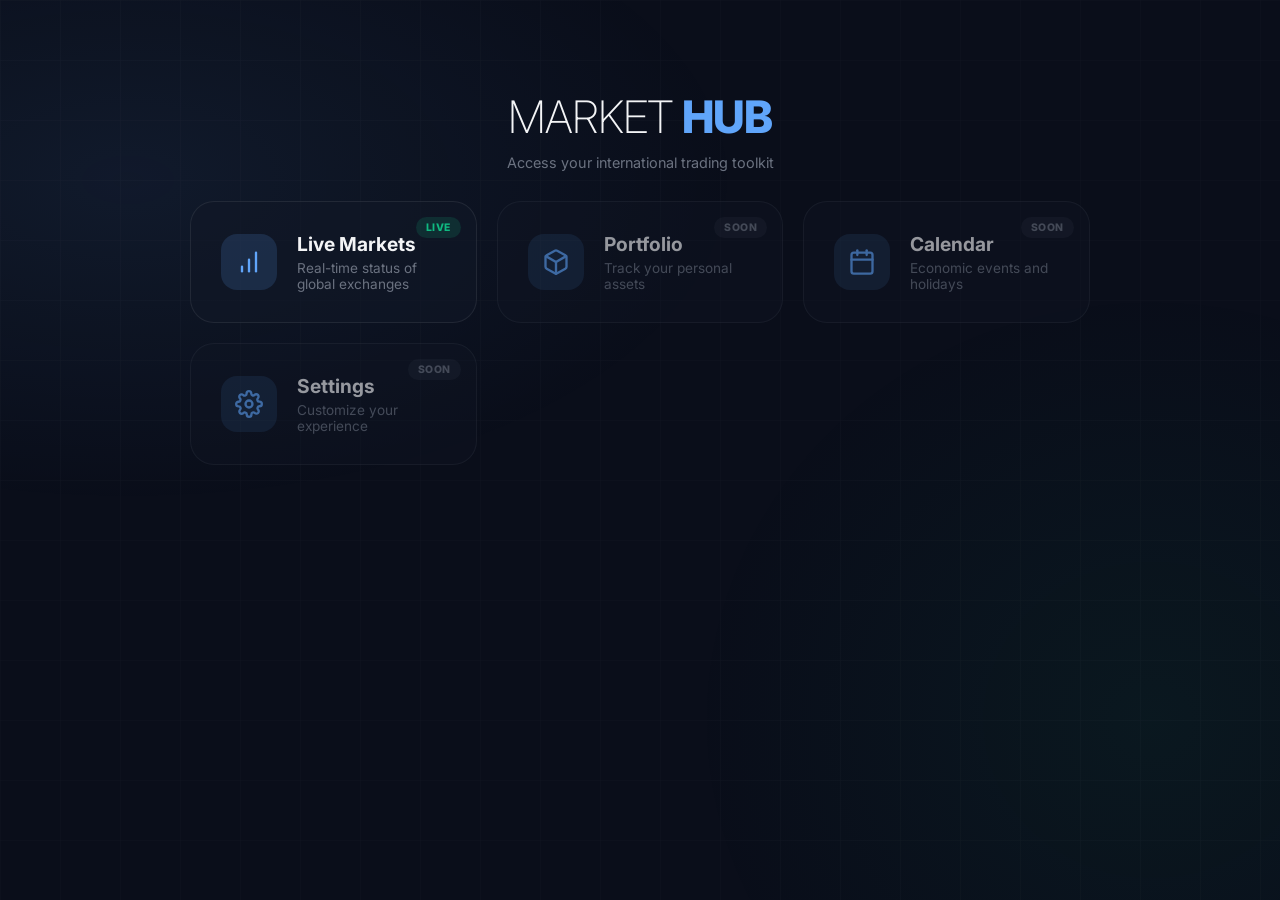
<file: index.html>
<!DOCTYPE html>
<html lang="en">

<head>
  <meta charset="UTF-8">
  <meta name="viewport" content="width=device-width, initial-scale=1.0, maximum-scale=1.0, user-scalable=no">
  <meta name="description" content="Market Hub - Access all trading tools">
  <title>Market Hub - Global Tracker</title>
  <link rel="preconnect" href="https://fonts.googleapis.com">
  <link rel="preconnect" href="https://fonts.gstatic.com" crossorigin>
  <link href="https://fonts.googleapis.com/css2?family=Inter:wght@200;400;600;800&display=swap" rel="stylesheet">
  <script src="https://telegram.org/js/telegram-web-app.js"></script>
  <link rel="stylesheet" href="css/styles.css">
</head>

<body class="menu-page">
  <header class="header">
    <h1>MARKET <span>HUB</span></h1>
    <div class="subtitle">Access your international trading toolkit</div>
    <div class="header-controls">
    </div>
  </header>

  <nav class="menu-grid">
    <a href="markets.html" class="menu-card">
      <div class="menu-icon">
        <svg viewBox="0 0 24 24" fill="none" stroke="currentColor" stroke-width="2" stroke-linecap="round"
          stroke-linejoin="round">
          <line x1="12" y1="20" x2="12" y2="10"></line>
          <line x1="18" y1="20" x2="18" y2="4"></line>
          <line x1="6" y1="20" x2="6" y2="16"></line>
        </svg>
      </div>
      <div class="menu-info">
        <h3>Live Markets</h3>
        <p>Real-time status of global exchanges</p>
      </div>
      <div class="menu-status">LIVE</div>
    </a>

    <div class="menu-card disabled">
      <div class="menu-icon">
        <svg viewBox="0 0 24 24" fill="none" stroke="currentColor" stroke-width="2" stroke-linecap="round"
          stroke-linejoin="round">
          <path
            d="M21 16V8a2 2 0 0 0-1-1.73l-7-4a2 2 0 0 0-2 0l-7 4A2 2 0 0 0 3 8v8a2 2 0 0 0 1 1.73l7 4a2 2 0 0 0 2 0l7-4A2 2 0 0 0 21 16z">
          </path>
          <polyline points="3.27 6.96 12 12.01 20.73 6.96"></polyline>
          <line x1="12" y1="22.08" x2="12" y2="12"></line>
        </svg>
      </div>
      <div class="menu-info">
        <h3>Portfolio</h3>
        <p>Track your personal assets</p>
      </div>
      <div class="menu-status badge-soon">SOON</div>
    </div>

    <div class="menu-card disabled">
      <div class="menu-icon">
        <svg viewBox="0 0 24 24" fill="none" stroke="currentColor" stroke-width="2" stroke-linecap="round"
          stroke-linejoin="round">
          <rect x="3" y="4" width="18" height="18" rx="2" ry="2"></rect>
          <line x1="16" y1="2" x2="16" y2="6"></line>
          <line x1="8" y1="2" x2="8" y2="6"></line>
          <line x1="3" y1="10" x2="21" y2="10"></line>
        </svg>
      </div>
      <div class="menu-info">
        <h3>Calendar</h3>
        <p>Economic events and holidays</p>
      </div>
      <div class="menu-status badge-soon">SOON</div>
    </div>

    <div class="menu-card disabled">
      <div class="menu-icon">
        <svg viewBox="0 0 24 24" fill="none" stroke="currentColor" stroke-width="2" stroke-linecap="round"
          stroke-linejoin="round">
          <circle cx="12" cy="12" r="3"></circle>
          <path
            d="M19.4 15a1.65 1.65 0 0 0 .33 1.82l.06.06a2 2 0 0 1 0 2.83 2 2 0 0 1-2.83 0l-.06-.06a1.65 1.65 0 0 0-1.82-.33 1.65 1.65 0 0 0-1 1.51V21a2 2 0 0 1-2 2 2 2 0 0 1-2-2v-.09A1.65 1.65 0 0 0 9 19.4a1.65 1.65 0 0 0-1.82.33l-.06.06a2 2 0 0 1-2.83 0 2 2 0 0 1 0-2.83l.06-.06a1.65 1.65 0 0 0 .33-1.82 1.65 1.65 0 0 0-1.51-1H3a2 2 0 0 1-2-2 2 2 0 0 1 2-2h.09A1.65 1.65 0 0 0 4.6 9a1.65 1.65 0 0 0-.33-1.82l-.06-.06a2 2 0 0 1 0-2.83 2 2 0 0 1 2.83 0l.06.06a1.65 1.65 0 0 0 1.82.33 1.65 1.65 0 0 0 1-1.51V3a2 2 0 0 1 2-2 2 2 0 0 1 2 2v.09a1.65 1.65 0 0 0 1 1.51 1.65 1.65 0 0 0 1.82-.33l.06-.06a2 2 0 0 1 2.83 0 2 2 0 0 1 0 2.83l-.06.06a1.65 1.65 0 0 0-.33 1.82 1.65 1.65 0 0 0 1.51 1H21a2 2 0 0 1 2 2 2 2 0 0 1-2 2h-.09a1.65 1.65 0 0 0-1.51 1z">
          </path>
        </svg>
      </div>
      <div class="menu-info">
        <h3>Settings</h3>
        <p>Customize your experience</p>
      </div>
      <div class="menu-status badge-soon">SOON</div>
    </div>
  </nav>

  <script>
    const tg = window.Telegram && window.Telegram.WebApp ? window.Telegram.WebApp : null;
    if (tg) {
      tg.ready();
      tg.expand();
      if (tg.BackButton) tg.BackButton.hide();
      if (tg.MainButton) tg.MainButton.hide();
    }


  </script>
</body>

</html>
</file>
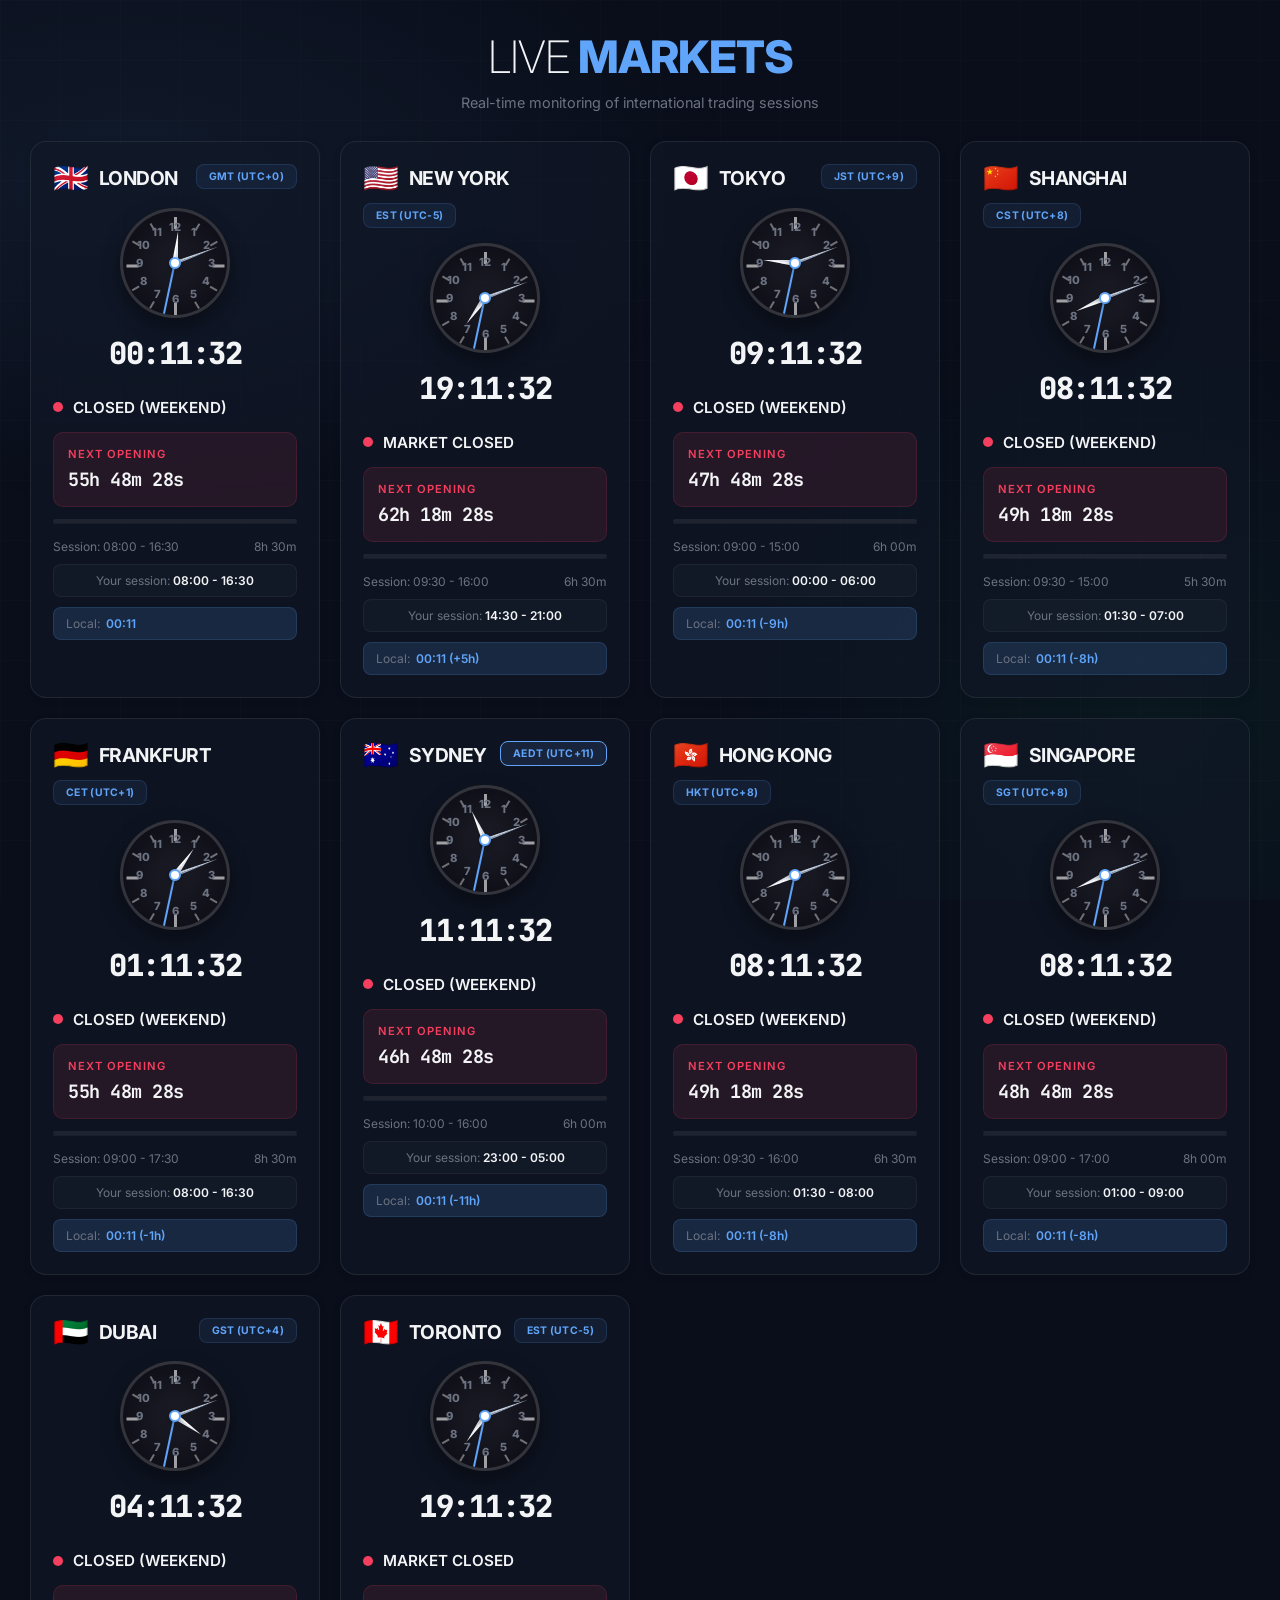
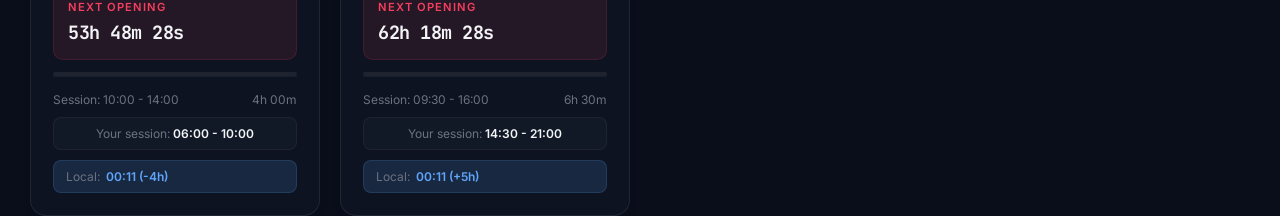
<file: markets.html>
<!DOCTYPE html>
<html lang="en">

<head>
  <meta charset="UTF-8">
  <meta name="viewport" content="width=device-width, initial-scale=1.0, maximum-scale=1.0, user-scalable=no">
  <meta name="description" content="Real-time monitoring of international trading sessions">
  <title>Markets - GlobalTracker</title>
  <link rel="preconnect" href="https://fonts.googleapis.com">
  <link rel="preconnect" href="https://fonts.gstatic.com" crossorigin>
  <link
    href="https://fonts.googleapis.com/css2?family=Inter:wght@200;400;600;800&family=JetBrains+Mono:wght@700&display=swap"
    rel="stylesheet">
  <script src="https://telegram.org/js/telegram-web-app.js"></script>
  <link rel="stylesheet" href="css/styles.css">
</head>

<body>
  <div id="loading-overlay" class="loading-overlay" role="status" aria-live="polite">
    <div class="loading-spinner" aria-hidden="true"></div>
    <div class="loading-text">Loading market data...</div>
  </div>

  <div id="offline-banner" class="offline-banner" role="alert" aria-live="assertive">
    ⚠️ You are offline. Market data may be outdated.
  </div>

  <div id="refresh-indicator" class="refresh-indicator" aria-hidden="true">
    <svg viewBox="0 0 24 24" fill="none" stroke="currentColor" stroke-width="2">
      <path d="M21 2v6h-6M3 12a9 9 0 0 1 15-6.7L21 8M3 22v-6h6M21 12a9 9 0 0 1-15 6.7L3 16" />
    </svg>
  </div>

  <header class="header">
    <a href="index.html" class="back-link" id="manual-back" style="display: none" aria-label="Back to menu">
      <svg viewBox="0 0 24 24" fill="none" stroke="currentColor" stroke-width="2" stroke-linecap="round"
        stroke-linejoin="round">
        <line x1="19" y1="12" x2="5" y2="12"></line>
        <polyline points="12 19 5 12 12 5"></polyline>
      </svg>
    </a>
    <h1>LIVE <span>MARKETS</span></h1>
    <div class="subtitle">Real-time monitoring of international trading sessions</div>
    <div class="header-controls">
    </div>
  </header>

  <main class="grid" role="main" aria-label="Market cards"></main>

  <script src="js/config.js"></script>
  <script src="js/app.js"></script>
</body>

</html>
</file>
<file: css/styles.css>
:root {
  --bg: #0a0e1a;
  --card: rgba(17, 24, 39, 0.6);
  --card-border: rgba(255, 255, 255, 0.08);
  --text: #f3f4f6;
  --accent: #60a5fa;
  --accent-glow: rgba(96, 165, 250, 0.15);
  --open: #10b981;
  --open-glow: rgba(16, 185, 129, 0.15);
  --closed: #f43f5e;
  --closed-glow: rgba(244, 63, 94, 0.1);
  --warning: #f59e0b;
  --warning-glow: rgba(245, 158, 11, 0.2);
  --muted: #6b7280;
  --tg-safe-area-inset-top: 0;
  --tg-safe-area-inset-bottom: 0
}

* {
  box-sizing: border-box;
  -webkit-tap-highlight-color: transparent
}

body {
  font-family: 'Inter', -apple-system, sans-serif;
  background: var(--bg);
  color: var(--text);
  display: flex;
  flex-direction: column;
  align-items: center;
  min-height: 100vh;
  margin: 0;
  padding: clamp(15px, 4vw, 30px);
  padding-bottom: calc(var(--tg-safe-area-inset-bottom, 0px) + 20px);
  overflow-x: hidden;
  position: relative
}

body::before {
  content: '';
  position: fixed;
  inset: 0;
  z-index: 0;
  background:
    radial-gradient(ellipse 80% 60% at 10% 20%, rgba(96, 165, 250, 0.08) 0%, transparent 60%),
    radial-gradient(ellipse 60% 80% at 90% 80%, rgba(16, 185, 129, 0.06) 0%, transparent 60%);
  pointer-events: none
}

body::after {
  content: '';
  position: fixed;
  inset: 0;
  z-index: 0;
  opacity: 0.03;
  background-image:
    linear-gradient(rgba(255, 255, 255, .5) 1px, transparent 1px),
    linear-gradient(90deg, rgba(255, 255, 255, .5) 1px, transparent 1px);
  background-size: 60px 60px;
  pointer-events: none
}

.loading-overlay {
  position: fixed;
  inset: 0;
  background: var(--bg);
  display: flex;
  flex-direction: column;
  align-items: center;
  justify-content: center;
  z-index: 1000;
  transition: opacity 0.3s ease, visibility 0.3s ease
}

.loading-overlay.hidden {
  opacity: 0;
  visibility: hidden;
  pointer-events: none
}

.loading-spinner {
  width: 48px;
  height: 48px;
  border: 3px solid rgba(96, 165, 250, 0.15);
  border-top-color: var(--accent);
  border-radius: 50%
}

.loading-text {
  margin-top: 16px;
  color: var(--muted);
  font-size: 0.9rem
}

.offline-banner {
  position: fixed;
  top: 0;
  left: 0;
  right: 0;
  background: var(--warning);
  color: #000;
  text-align: center;
  padding: 8px 16px;
  font-size: 0.85rem;
  font-weight: 600;
  z-index: 999;
  transform: translateY(-100%)
}

.offline-banner.visible {
  transform: translateY(0)
}

.header {
  text-align: center;
  margin-bottom: 30px;
  width: 100%;
  padding-top: var(--tg-safe-area-inset-top, 0);
  position: relative;
  z-index: 1
}

h1 {
  margin: 0 0 10px 0;
  font-weight: 200;
  font-size: clamp(1.8rem, 6vw, 2.8rem);
  letter-spacing: -1px;
  color: var(--text)
}

h1 span {
  font-weight: 800;
  color: var(--accent)
}

.subtitle {
  color: var(--muted);
  font-size: .9rem;
  font-weight: 400
}

.header-controls {
  position: absolute;
  right: 0;
  top: 0;
  display: flex;
  gap: 10px;
  align-items: center
}

.grid {
  display: grid;
  grid-template-columns: repeat(auto-fit, minmax(240px, 1fr));
  gap: clamp(10px, 2vw, 20px);
  width: 100%;
  max-width: 1400px;
  position: relative;
  z-index: 1
}

/* Cards */
.card {
  background: var(--card);
  border-radius: 16px;
  padding: clamp(12px, 4vw, 22px);
  border: 1px solid var(--card-border);
  position: relative;
  box-shadow: 0 2px 8px rgba(0, 0, 0, 0.08);
  cursor: pointer;
  overflow: hidden
}

.card:active {
  transform: scale(0.98)
}

.card:hover,
.card:focus-within {
  border-color: var(--card-accent, var(--accent));
  outline: none;
  box-shadow: 0 4px 16px rgba(0, 0, 0, 0.15)
}

.market-header {
  display: flex;
  justify-content: space-between;
  align-items: flex-start;
  margin-bottom: 15px;
  gap: 10px;
  flex-wrap: wrap
}

.dst-badge {
  background: rgba(96, 165, 250, 0.08);
  padding: 5px 12px;
  border-radius: 8px;
  font-size: .65rem;
  font-weight: 700;
  color: var(--accent);
  letter-spacing: .3px;
  border: 1px solid rgba(96, 165, 250, 0.15);
  white-space: nowrap
}

.dst-badge.dst-active {
  background: rgba(96, 165, 250, 0.12);
  border-color: var(--accent)
}

h2 {
  margin: 0;
  font-size: 1.2rem;
  letter-spacing: -.5px;
  display: flex;
  align-items: center;
  gap: 10px
}

.flag {
  font-size: 1.8rem;
  line-height: 1
}

.clock {
  font-size: clamp(1.4rem, 6vw, 1.9rem);
  font-weight: 800;
  font-family: 'JetBrains Mono', monospace;
  margin: 0;
  color: var(--text);
  letter-spacing: -1.5px
}

.time-display {
  display: flex;
  flex-direction: column;
  align-items: center;
  gap: 15px;
  margin: 15px 0 25px 0
}

.analog-watch {
  width: 110px;
  height: 110px;
  border-radius: 50%;
  position: relative;
  border: 3px solid rgba(255, 255, 255, 0.15);
  background: radial-gradient(circle at 50% 50%, rgba(30, 30, 40, 0.95) 0%, rgba(10, 10, 20, 0.98) 100%);
  box-shadow: 0 8px 20px rgba(0, 0, 0, 0.4);
  overflow: hidden
}

.dial .marker {
  position: absolute;
  width: 1.5px;
  height: 8px;
  background: rgba(255, 255, 255, 0.4);
  left: 50%;
  top: 6px;
  transform-origin: 50% 49px;
  margin-left: -0.75px
}

.dial .marker.m12,
.dial .marker.m3,
.dial .marker.m6,
.dial .marker.m9 {
  height: 12px;
  width: 3px;
  background: rgba(255, 255, 255, 0.6);
  margin-left: -1.5px
}

.dial-num {
  position: absolute;
  width: 24px;
  height: 24px;
  text-align: center;
  font-size: .7rem;
  font-weight: 800;
  color: var(--muted);
  top: 50%;
  left: 50%;
  margin: -12px;
  display: flex;
  align-items: center;
  justify-content: center;
  z-index: 1
}

.hand {
  position: absolute;
  bottom: 50%;
  left: 50%;
  transform-origin: 50% 100%;
  transform: translateX(-50%) rotate(0deg)
}

.hour-hand {
  width: 6px;
  height: 32px;
  background: linear-gradient(to right, #fff 50%, #e2e8f0 50%);
  clip-path: polygon(50% 0, 100% 100%, 0 100%);
  z-index: 2
}

.minute-hand {
  width: 4px;
  height: 46px;
  background: linear-gradient(to right, #cbd5e1 50%, #94a3b8 50%);
  clip-path: polygon(50% 0, 100% 100%, 0 100%);
  z-index: 3
}

.second-hand {
  width: 1.5px;
  height: 52px;
  background: var(--accent);
  z-index: 4
}

.second-hand::after {
  content: '';
  position: absolute;
  width: 8px;
  height: 8px;
  background: var(--accent);
  border-radius: 50%;
  bottom: -4px;
  left: 50%;
  transform: translateX(-50%)
}

.center-nub {
  position: absolute;
  width: 12px;
  height: 12px;
  background: #fff;
  border-radius: 50%;
  top: 50%;
  left: 50%;
  transform: translate(-50%, -50%);
  z-index: 10;
  box-shadow: 0 2px 10px rgba(0, 0, 0, 0.5);
  border: 2px solid var(--accent)
}

.countdown {
  background: rgba(96, 165, 250, 0.06);
  padding: 14px;
  border-radius: 10px;
  border: 1px solid rgba(96, 165, 250, 0.12)
}

.card.is-open .countdown {
  background: var(--open-glow);
  border-color: rgba(16, 185, 129, 0.2)
}

.card.is-closed .countdown {
  background: var(--closed-glow);
  border-color: rgba(244, 63, 94, 0.15)
}

.countdown.warning {
  background: var(--warning-glow);
  border-color: rgba(245, 158, 11, 0.25)
}

.countdown-label {
  font-size: .7rem;
  text-transform: uppercase;
  color: var(--accent);
  margin-bottom: 6px;
  font-weight: 600;
  letter-spacing: 1px
}

.card.is-open .countdown-label {
  color: var(--open)
}

.card.is-closed .countdown-label {
  color: var(--closed)
}

.countdown.warning .countdown-label {
  color: var(--warning)
}

.countdown-timer {
  font-size: 1.15rem;
  font-weight: bold;
  font-family: 'JetBrains Mono', monospace;
  letter-spacing: -.5px
}

.status-line {
  display: flex;
  align-items: center;
  gap: 10px;
  font-weight: 600;
  margin-bottom: 15px;
  font-size: .95rem
}

.dot {
  width: 10px;
  height: 10px;
  border-radius: 50%
}

.is-open .dot {
  background: var(--open)
}

.is-closed .dot {
  background: var(--closed)
}

.local-info {
  color: var(--muted);
  padding: 0;
  padding-top: 15px;
  border-top: 1px solid rgba(107, 114, 128, 0.12);
  display: flex;
  justify-content: space-between;
  align-items: center;
  font-size: .75rem
}

.converted-session {
  background: rgba(107, 114, 128, 0.06);
  color: var(--muted);
  border: 1px solid rgba(107, 114, 128, 0.12);
  text-align: center;
  margin-top: 10px;
  padding: 8px 12px;
  border-radius: 8px;
  font-size: .75rem
}

.converted-session strong {
  color: var(--text);
  font-weight: 600
}

.user-time {
  background: var(--accent-glow);
  color: var(--accent);
  font-weight: 600;
  border: 1px solid rgba(96, 165, 250, 0.15);
  display: flex;
  align-items: center;
  gap: 6px;
  margin-top: 10px;
  padding: 8px 12px;
  border-radius: 8px;
  font-size: .75rem
}

.user-time-label {
  color: var(--muted);
  font-weight: 400
}

.progress-bar {
  width: 100%;
  height: 4px;
  background: rgba(128, 128, 128, 0.15);
  border-radius: 2px;
  margin-top: 12px;
  overflow: hidden
}

.progress-fill {
  height: 100%;
  background: linear-gradient(90deg, var(--accent), var(--open));
  border-radius: 2px;
  transition: width 1s linear
}

.is-closed .progress-fill {
  background: var(--muted)
}

.refresh-indicator {
  position: fixed;
  bottom: 20px;
  right: 20px;
  width: 36px;
  height: 36px;
  border-radius: 50%;
  background: var(--card);
  border: 1px solid var(--card-border);
  display: flex;
  align-items: center;
  justify-content: center;
  opacity: 0;
  transform: scale(0.5);
  transition: all 0.3s ease;
  z-index: 100
}

.refresh-indicator.visible {
  opacity: 1;
  transform: scale(1)
}

.refresh-indicator svg {
  width: 18px;
  height: 18px
}

@media (max-width: 768px) {
  .grid {
    grid-template-columns: 1fr
  }

  @media (max-width: 400px) {
    .grid {
      display: flex;
      overflow-x: auto;
      scroll-snap-type: x mandatory;
      -webkit-overflow-scrolling: touch;
      padding-bottom: 10px;
      gap: 15px
    }

    .card {
      flex: 0 0 85vw;
      scroll-snap-align: center
    }
  }

  .market-header {
    flex-direction: row;
    align-items: center
  }

  .flag {
    font-size: 1.5rem
  }

  .clock {
    letter-spacing: -1px
  }

  .local-info {
    flex-direction: column;
    align-items: flex-start;
    gap: 5px
  }

  .user-time {
    flex-wrap: wrap
  }

  .header-controls {
    position: relative;
    right: auto;
    top: auto;
    justify-content: center;
    margin-top: 15px
  }
}

@media (max-width: 400px) {
  .analog-watch {
    width: 90px;
    height: 90px
  }

  .dial-num {
    font-size: 0.55rem
  }

  .dial .marker {
    transform-origin: 50% 39px
  }
}

/* Menu page */
.menu-page {
  padding-top: clamp(40px, 10vh, 100px);
}

.menu-grid {
  display: grid;
  grid-template-columns: repeat(auto-fit, minmax(280px, 1fr));
  gap: 20px;
  width: 100%;
  max-width: 900px;
  z-index: 1;
}

.menu-card {
  background: var(--card);
  border: 1px solid var(--card-border);
  border-radius: 24px;
  padding: 30px;
  display: flex;
  align-items: center;
  gap: 20px;
  text-decoration: none;
  color: inherit;
  transition: all 0.2s ease;
  position: relative;
  overflow: hidden;
}

.menu-card:not(.disabled):hover {
  transform: translateY(-2px);
  border-color: var(--accent);
  box-shadow: 0 8px 16px rgba(0, 0, 0, 0.15);
}

.menu-card.disabled {
  opacity: 0.6;
  cursor: not-allowed;
}

.menu-icon {
  width: 56px;
  height: 56px;
  background: var(--accent-glow);
  border-radius: 16px;
  display: flex;
  align-items: center;
  justify-content: center;
  color: var(--accent);
  flex-shrink: 0;
}

.menu-icon svg {
  width: 28px;
  height: 28px;
}

.menu-info h3 {
  margin: 0 0 4px 0;
  font-size: 1.2rem;
  font-weight: 700;
}

.menu-info p {
  margin: 0;
  font-size: 0.85rem;
  color: var(--muted);
}

.menu-status {
  position: absolute;
  top: 15px;
  right: 15px;
  font-size: 0.65rem;
  font-weight: 800;
  padding: 4px 10px;
  border-radius: 20px;
  background: var(--open-glow);
  color: var(--open);
  letter-spacing: 0.5px;
}

.badge-soon {
  background: rgba(255, 255, 255, 0.05);
  color: var(--muted)
}

.back-link {
  position: absolute;
  left: 0;
  top: 50%;
  transform: translateY(-50%);
  color: var(--muted);
  transition: all 0.2s ease;
  padding: 10px;
}

.back-link:hover {
  color: var(--accent);
}

.back-link svg {
  width: 24px;
  height: 24px;
}

@media (max-width: 600px) {
  .menu-grid {
    grid-template-columns: 1fr;
  }

  .menu-card {
    padding: 20px;
  }
}

/* Toggle buttons */
.theme-toggle {
  position: relative;
  background: var(--card);
  border: 1px solid var(--card-border);
  border-radius: 12px;
  padding: 10px;
  cursor: pointer;
  color: var(--text);
  transition: all 0.2s ease;
  z-index: 2;
  display: flex;
  align-items: center;
  gap: 6px;
  font-size: 0.75rem;
  font-weight: 600
}

.theme-toggle:hover {
  border-color: var(--accent);
  box-shadow: 0 4px 12px rgba(0, 0, 0, 0.15);
}

.theme-toggle svg {
  width: 20px;
  height: 20px
}

@media (max-width: 768px) {
  .theme-toggle {
    padding: 8px;
  }
}
</file>
